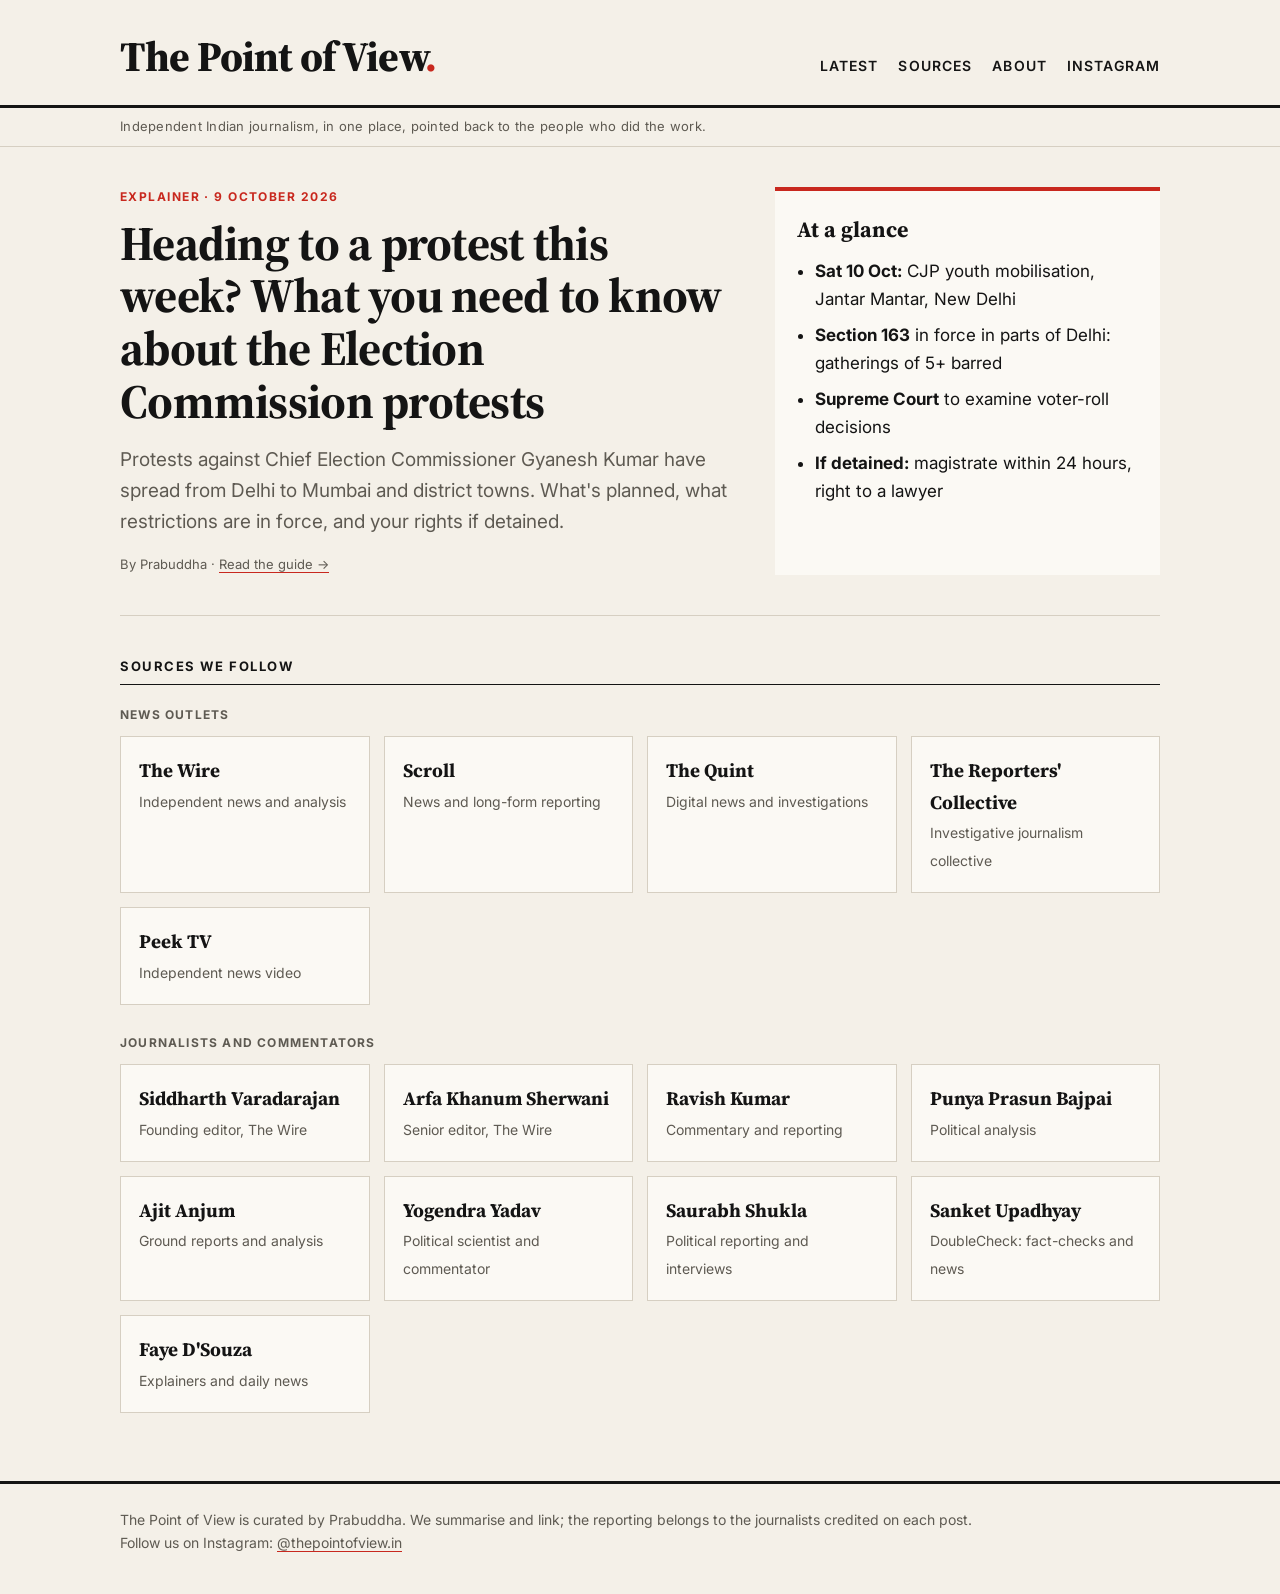
<file: index.html>
<!doctype html>
<html lang="en">
<head>
<meta charset="utf-8">
<meta name="viewport" content="width=device-width, initial-scale=1">
<title>The Point of View</title>
<meta name="description" content="Independent Indian journalism, curated and credited.">
<meta property="og:title" content="The Point of View">
<meta property="og:description" content="Independent Indian journalism, curated and credited.">
<meta property="og:type" content="website">
<link rel="preconnect" href="https://fonts.googleapis.com">
<link rel="preconnect" href="https://fonts.gstatic.com" crossorigin>
<link href="https://fonts.googleapis.com/css2?family=Inter:wght@400;600;700&family=Source+Serif+4:opsz,wght@8..60,600;8..60,800&display=swap" rel="stylesheet">
<link rel="stylesheet" href="style.css">
<link rel="icon" href="data:image/svg+xml,<svg xmlns='http://www.w3.org/2000/svg' viewBox='0 0 100 100'><rect width='100' height='100' fill='%23141414'/><circle cx='50' cy='50' r='18' fill='%23c8281e'/></svg>">
</head>
<body>
<header class="masthead"><div class="wrap">
<a class="logo" href="index.html">The Point of View<span>.</span></a>
<nav><a href="index.html">Latest</a><a href="index.html#sources">Sources</a><a href="about.html">About</a><a href="https://www.instagram.com/thepointofview.in/" target="_blank" rel="noopener">Instagram</a></nav>
</div></header>
<div class="tagline"><div class="wrap">Independent Indian journalism, in one place, pointed back to the people who did the work.</div></div>

<main class="wrap">
<section class="lead">
<div>
<div class="kicker">Explainer · 9 October 2026</div>
<h1><a href="posts/2026-10-09-election-commission-protests-guide.html">Heading to a protest this week? What you need to know about the Election Commission protests</a></h1>
<p class="dek">Protests against Chief Election Commissioner Gyanesh Kumar have spread from Delhi to Mumbai and district towns. What's planned, what restrictions are in force, and your rights if detained.</p>
<div class="byline">By Prabuddha · <a href="posts/2026-10-09-election-commission-protests-guide.html">Read the guide →</a></div>
</div>
<aside class="box">
<h2>At a glance</h2>
<ul>
<li><strong>Sat 10 Oct:</strong> CJP youth mobilisation, Jantar Mantar, New Delhi</li>
<li><strong>Section 163</strong> in force in parts of Delhi: gatherings of 5+ barred</li>
<li><strong>Supreme Court</strong> to examine voter-roll decisions</li>
<li><strong>If detained:</strong> magistrate within 24 hours, right to a lawyer</li>
</ul>
</aside>
</section>
<h2 class="section-title" id="sources">Sources we follow</h2>
<h3 class="sub-title">News outlets</h3>
<div class="sources">
<a class="source" href="https://thewire.in" target="_blank" rel="noopener"><strong>The Wire</strong><span>Independent news and analysis</span></a>
<a class="source" href="https://scroll.in" target="_blank" rel="noopener"><strong>Scroll</strong><span>News and long-form reporting</span></a>
<a class="source" href="https://www.thequint.com" target="_blank" rel="noopener"><strong>The Quint</strong><span>Digital news and investigations</span></a>
<a class="source" href="https://www.reporters-collective.in" target="_blank" rel="noopener"><strong>The Reporters' Collective</strong><span>Investigative journalism collective</span></a>
<a class="source" href="https://www.youtube.com/results?search_query=Peek+TV" target="_blank" rel="noopener"><strong>Peek TV</strong><span>Independent news video</span></a>
</div>
<h3 class="sub-title">Journalists and commentators</h3>
<div class="sources">
<a class="source" href="https://www.youtube.com/results?search_query=Siddharth+Varadarajan" target="_blank" rel="noopener"><strong>Siddharth Varadarajan</strong><span>Founding editor, The Wire</span></a>
<a class="source" href="https://www.youtube.com/results?search_query=Arfa+Khanum+Sherwani" target="_blank" rel="noopener"><strong>Arfa Khanum Sherwani</strong><span>Senior editor, The Wire</span></a>
<a class="source" href="https://www.youtube.com/results?search_query=Ravish+Kumar+Official" target="_blank" rel="noopener"><strong>Ravish Kumar</strong><span>Commentary and reporting</span></a>
<a class="source" href="https://www.youtube.com/results?search_query=Punya+Prasun+Bajpai" target="_blank" rel="noopener"><strong>Punya Prasun Bajpai</strong><span>Political analysis</span></a>
<a class="source" href="https://www.youtube.com/results?search_query=Ajit+Anjum" target="_blank" rel="noopener"><strong>Ajit Anjum</strong><span>Ground reports and analysis</span></a>
<a class="source" href="https://www.youtube.com/results?search_query=Yogendra+Yadav" target="_blank" rel="noopener"><strong>Yogendra Yadav</strong><span>Political scientist and commentator</span></a>
<a class="source" href="https://www.youtube.com/results?search_query=Saurabh+Shukla+journalist" target="_blank" rel="noopener"><strong>Saurabh Shukla</strong><span>Political reporting and interviews</span></a>
<a class="source" href="https://www.youtube.com/results?search_query=DoubleCheck+Sanket+Upadhyay" target="_blank" rel="noopener"><strong>Sanket Upadhyay</strong><span>DoubleCheck: fact-checks and news</span></a>
<a class="source" href="https://www.youtube.com/results?search_query=Faye+D%27Souza" target="_blank" rel="noopener"><strong>Faye D'Souza</strong><span>Explainers and daily news</span></a>
</div>
</main>
<footer><div class="wrap">The Point of View is curated by Prabuddha. We summarise and link; the reporting belongs to the journalists credited on each post.<br>Follow us on Instagram: <a href="https://www.instagram.com/thepointofview.in/" target="_blank" rel="noopener">@thepointofview.in</a></div></footer>
</body>
</html>
</file>
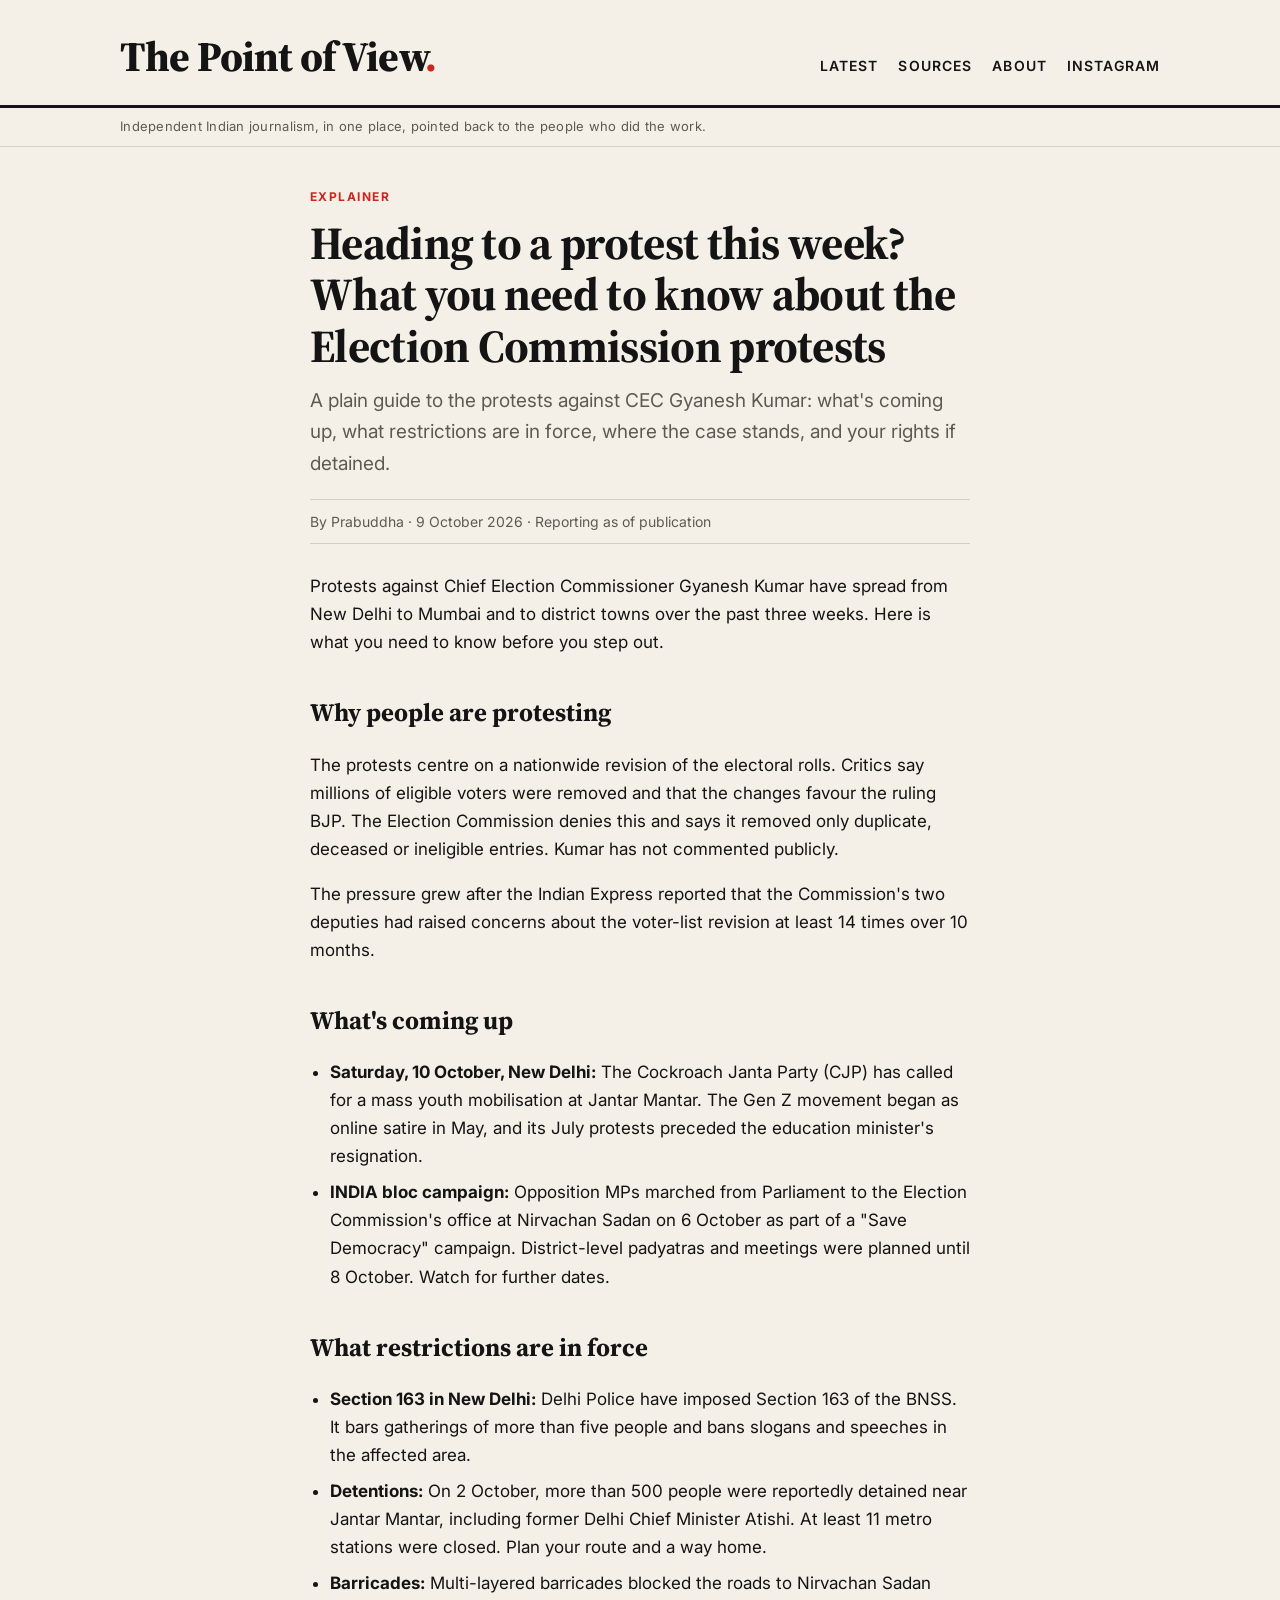
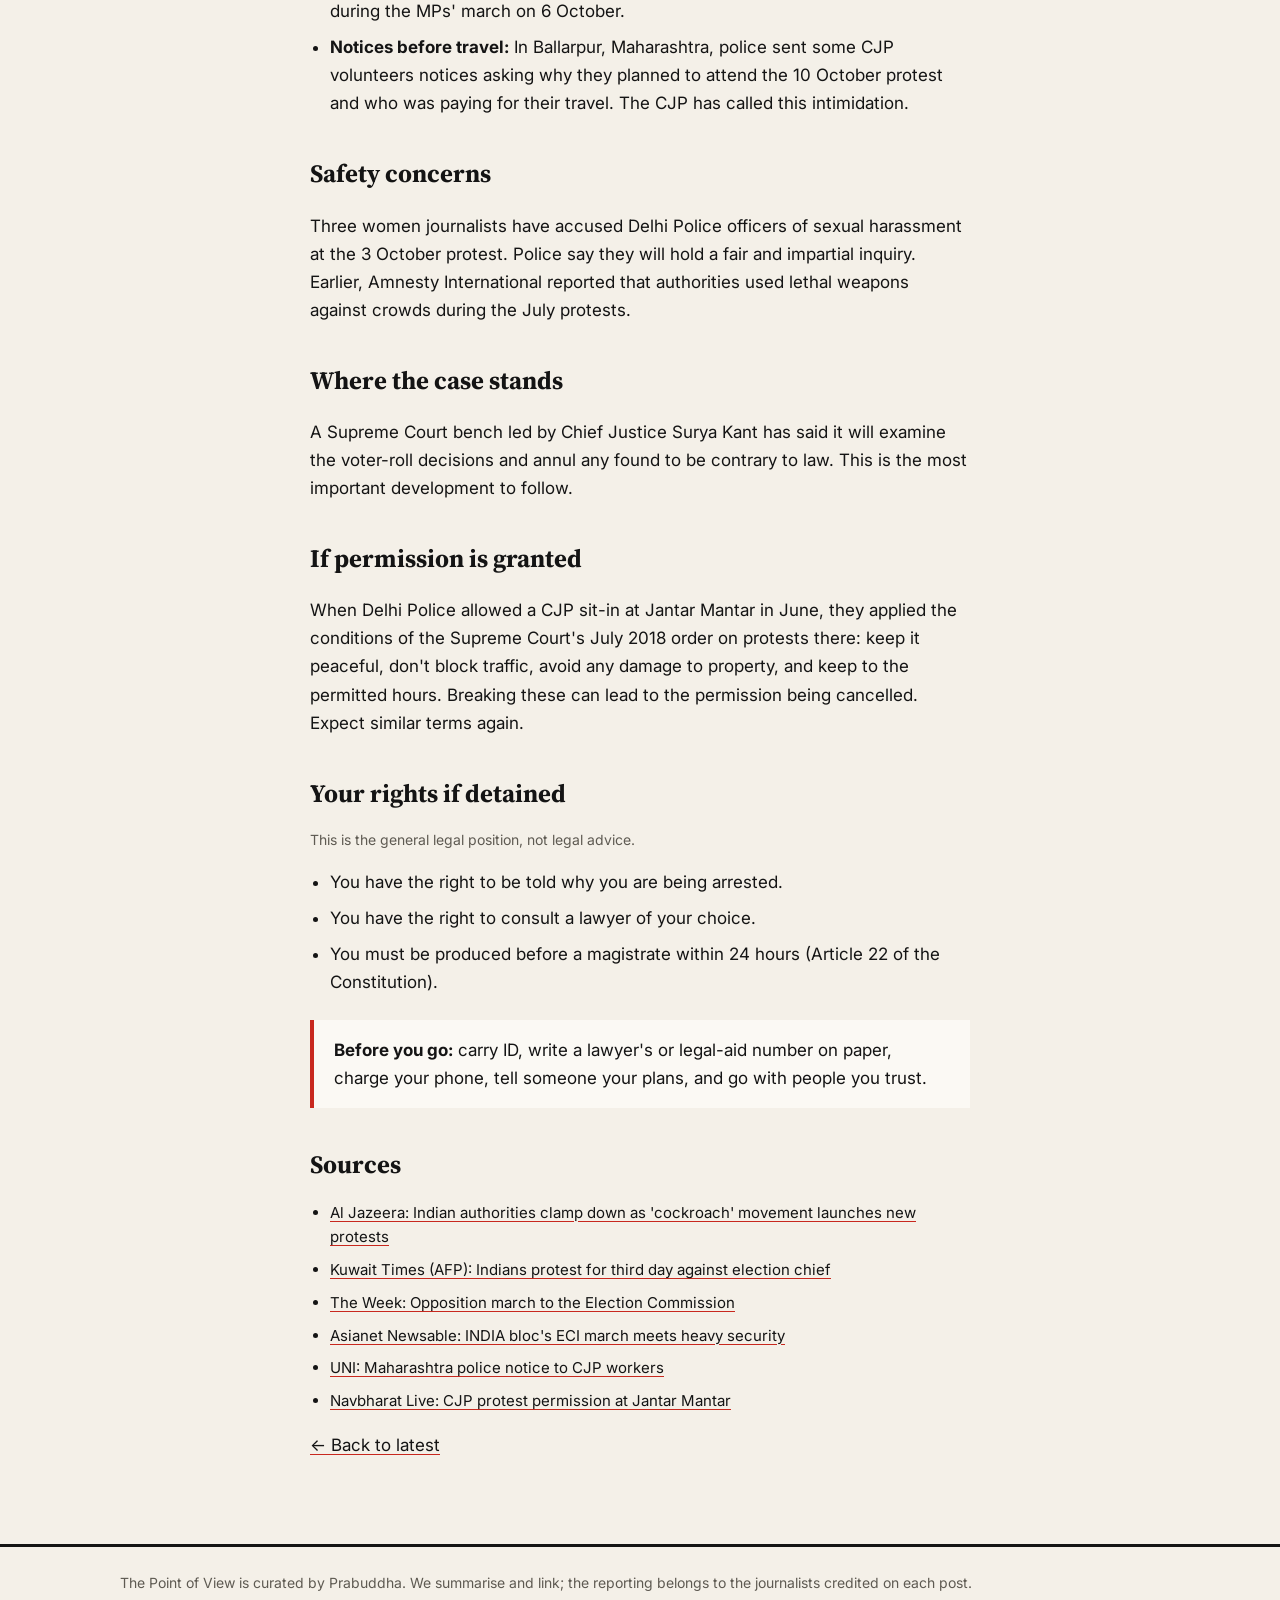
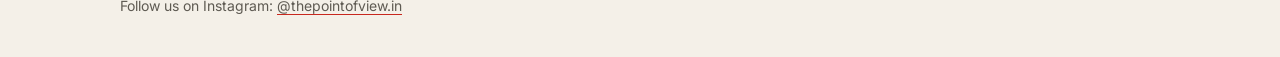
<file: 2026-10-09-election-commission-protests-guide.html>
<!doctype html>
<html lang="en">
<head>
<meta charset="utf-8">
<meta name="viewport" content="width=device-width, initial-scale=1">
<title>Heading to a protest this week? What you need to know about the Election Commission protests | The Point of View</title>
<meta name="description" content="A plain guide to the protests against CEC Gyanesh Kumar: what's coming up, what restrictions are in force, where the case stands, and your rights if detained.">
<meta property="og:title" content="Heading to a protest this week? What you need to know about the Election Commission protests | The Point of View">
<meta property="og:description" content="A plain guide to the protests against CEC Gyanesh Kumar: what's coming up, what restrictions are in force, where the case stands, and your rights if detained.">
<meta property="og:type" content="article">
<link rel="preconnect" href="https://fonts.googleapis.com">
<link rel="preconnect" href="https://fonts.gstatic.com" crossorigin>
<link href="https://fonts.googleapis.com/css2?family=Inter:wght@400;600;700&family=Source+Serif+4:opsz,wght@8..60,600;8..60,800&display=swap" rel="stylesheet">
<link rel="stylesheet" href="../style.css">
<link rel="icon" href="data:image/svg+xml,<svg xmlns='http://www.w3.org/2000/svg' viewBox='0 0 100 100'><rect width='100' height='100' fill='%23141414'/><circle cx='50' cy='50' r='18' fill='%23c8281e'/></svg>">
</head>
<body>
<header class="masthead"><div class="wrap">
<a class="logo" href="../index.html">The Point of View<span>.</span></a>
<nav><a href="../index.html">Latest</a><a href="../index.html#sources">Sources</a><a href="../about.html">About</a><a href="https://www.instagram.com/thepointofview.in/" target="_blank" rel="noopener">Instagram</a></nav>
</div></header>
<div class="tagline"><div class="wrap">Independent Indian journalism, in one place, pointed back to the people who did the work.</div></div>

<main class="wrap narrow">
<article>
<div class="kicker">Explainer</div>
<h1>Heading to a protest this week? What you need to know about the Election Commission protests</h1>
<p class="dek">A plain guide to the protests against CEC Gyanesh Kumar: what's coming up, what restrictions are in force, where the case stands, and your rights if detained.</p>
<div class="meta">By Prabuddha · 9 October 2026 · Reporting as of publication</div>

<p>Protests against Chief Election Commissioner Gyanesh Kumar have spread from New Delhi to Mumbai and to district towns over the past three weeks. Here is what you need to know before you step out.</p>

<h2>Why people are protesting</h2>
<p>The protests centre on a nationwide revision of the electoral rolls. Critics say millions of eligible voters were removed and that the changes favour the ruling BJP. The Election Commission denies this and says it removed only duplicate, deceased or ineligible entries. Kumar has not commented publicly.</p>
<p>The pressure grew after the Indian Express reported that the Commission's two deputies had raised concerns about the voter-list revision at least 14 times over 10 months.</p>

<h2>What's coming up</h2>
<ul>
<li><strong>Saturday, 10 October, New Delhi:</strong> The Cockroach Janta Party (CJP) has called for a mass youth mobilisation at Jantar Mantar. The Gen Z movement began as online satire in May, and its July protests preceded the education minister's resignation.</li>
<li><strong>INDIA bloc campaign:</strong> Opposition MPs marched from Parliament to the Election Commission's office at Nirvachan Sadan on 6 October as part of a "Save Democracy" campaign. District-level padyatras and meetings were planned until 8 October. Watch for further dates.</li>
</ul>

<h2>What restrictions are in force</h2>
<ul>
<li><strong>Section 163 in New Delhi:</strong> Delhi Police have imposed Section 163 of the BNSS. It bars gatherings of more than five people and bans slogans and speeches in the affected area.</li>
<li><strong>Detentions:</strong> On 2 October, more than 500 people were reportedly detained near Jantar Mantar, including former Delhi Chief Minister Atishi. At least 11 metro stations were closed. Plan your route and a way home.</li>
<li><strong>Barricades:</strong> Multi-layered barricades blocked the roads to Nirvachan Sadan during the MPs' march on 6 October.</li>
<li><strong>Notices before travel:</strong> In Ballarpur, Maharashtra, police sent some CJP volunteers notices asking why they planned to attend the 10 October protest and who was paying for their travel. The CJP has called this intimidation.</li>
</ul>

<h2>Safety concerns</h2>
<p>Three women journalists have accused Delhi Police officers of sexual harassment at the 3 October protest. Police say they will hold a fair and impartial inquiry. Earlier, Amnesty International reported that authorities used lethal weapons against crowds during the July protests.</p>

<h2>Where the case stands</h2>
<p>A Supreme Court bench led by Chief Justice Surya Kant has said it will examine the voter-roll decisions and annul any found to be contrary to law. This is the most important development to follow.</p>

<h2>If permission is granted</h2>
<p>When Delhi Police allowed a CJP sit-in at Jantar Mantar in June, they applied the conditions of the Supreme Court's July 2018 order on protests there: keep it peaceful, don't block traffic, avoid any damage to property, and keep to the permitted hours. Breaking these can lead to the permission being cancelled. Expect similar terms again.</p>

<h2>Your rights if detained</h2>
<p class="note">This is the general legal position, not legal advice.</p>
<ul>
<li>You have the right to be told why you are being arrested.</li>
<li>You have the right to consult a lawyer of your choice.</li>
<li>You must be produced before a magistrate within 24 hours (Article 22 of the Constitution).</li>
</ul>
<div class="callout"><strong>Before you go:</strong> carry ID, write a lawyer's or legal-aid number on paper, charge your phone, tell someone your plans, and go with people you trust.</div>

<h2>Sources</h2>
<ul class="source-list">
<li><a href="https://www.aljazeera.com/news/2026/10/2/indian-authorities-clamp-down-as-cockroach-movement-launches-new-protests" target="_blank" rel="noopener">Al Jazeera: Indian authorities clamp down as 'cockroach' movement launches new protests</a></li>
<li><a href="https://kuwaittimes.com/article/50916/world/indians-protest-for-third-day-against-election-chief/" target="_blank" rel="noopener">Kuwait Times (AFP): Indians protest for third day against election chief</a></li>
<li><a href="https://www.theweek.in/news/india/2026/10/06/opposition-march-election-commission-sir-row.html" target="_blank" rel="noopener">The Week: Opposition march to the Election Commission</a></li>
<li><a href="https://newsable.asianetnews.com/india/india-bloc-s-eci-protest-march-meets-heavy-security-in-delhi-articleshow-q4m5eqs" target="_blank" rel="noopener">Asianet Newsable: INDIA bloc's ECI march meets heavy security</a></li>
<li><a href="https://www.uniindia.com/west-india/admin-maha-police-notice-cjp/204955" target="_blank" rel="noopener">UNI: Maharashtra police notice to CJP workers</a></li>
<li><a href="https://navbharatlive.com/delhi/cockroach-janta-party-protest-permission-jantar-mantar-conditions-1779448.html" target="_blank" rel="noopener">Navbharat Live: CJP protest permission at Jantar Mantar</a></li>
</ul>
<p><a href="../index.html">← Back to latest</a></p>
</article>
</main>
<footer><div class="wrap">The Point of View is curated by Prabuddha. We summarise and link; the reporting belongs to the journalists credited on each post.<br>Follow us on Instagram: <a href="https://www.instagram.com/thepointofview.in/" target="_blank" rel="noopener">@thepointofview.in</a></div></footer>
</body>
</html>
</file>
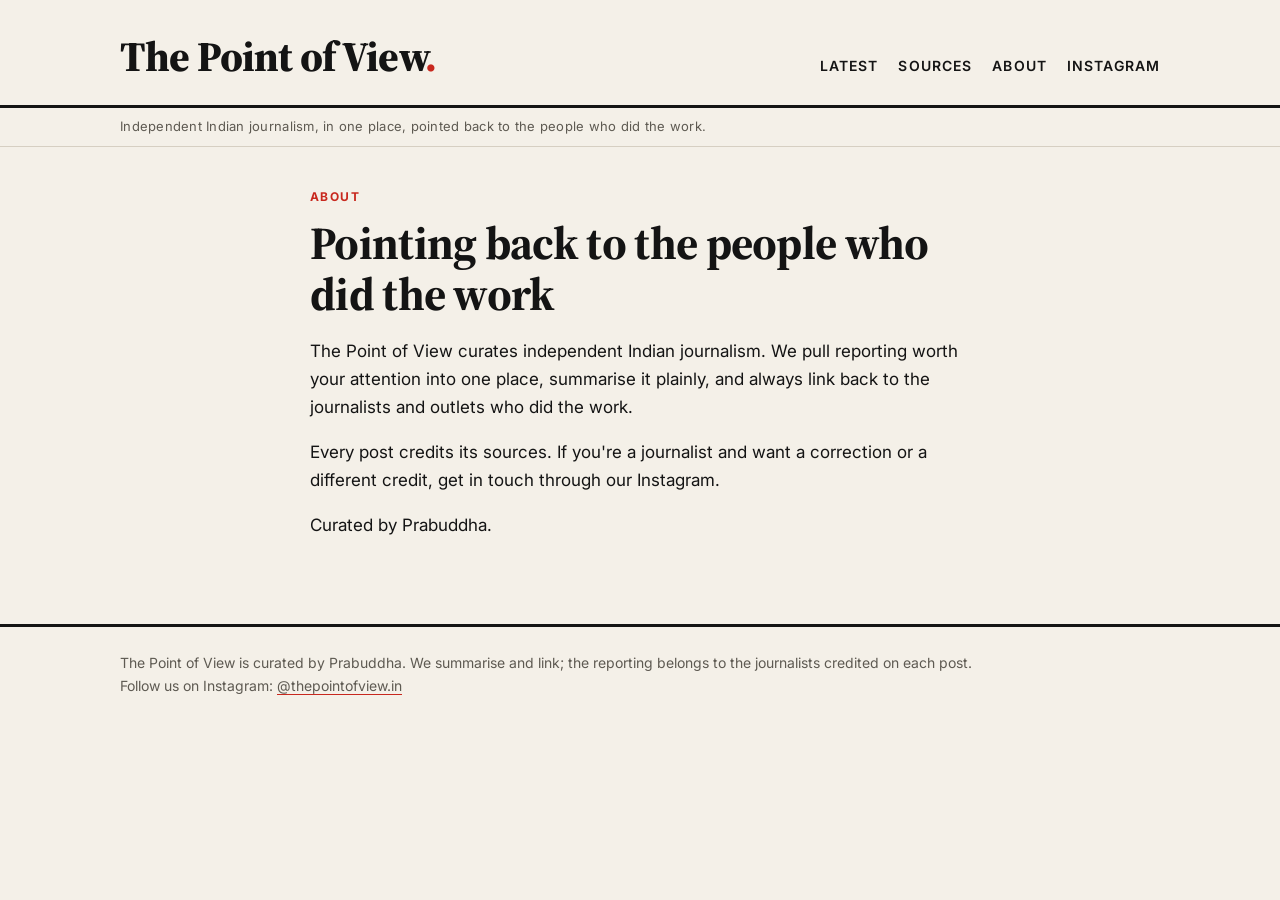
<file: about.html>
<!doctype html>
<html lang="en">
<head>
<meta charset="utf-8">
<meta name="viewport" content="width=device-width, initial-scale=1">
<title>About | The Point of View</title>
<meta name="description" content="About The Point of View.">
<meta property="og:title" content="About | The Point of View">
<meta property="og:description" content="About The Point of View.">
<meta property="og:type" content="website">
<link rel="preconnect" href="https://fonts.googleapis.com">
<link rel="preconnect" href="https://fonts.gstatic.com" crossorigin>
<link href="https://fonts.googleapis.com/css2?family=Inter:wght@400;600;700&family=Source+Serif+4:opsz,wght@8..60,600;8..60,800&display=swap" rel="stylesheet">
<link rel="stylesheet" href="style.css">
<link rel="icon" href="data:image/svg+xml,<svg xmlns='http://www.w3.org/2000/svg' viewBox='0 0 100 100'><rect width='100' height='100' fill='%23141414'/><circle cx='50' cy='50' r='18' fill='%23c8281e'/></svg>">
</head>
<body>
<header class="masthead"><div class="wrap">
<a class="logo" href="index.html">The Point of View<span>.</span></a>
<nav><a href="index.html">Latest</a><a href="index.html#sources">Sources</a><a href="about.html">About</a><a href="https://www.instagram.com/thepointofview.in/" target="_blank" rel="noopener">Instagram</a></nav>
</div></header>
<div class="tagline"><div class="wrap">Independent Indian journalism, in one place, pointed back to the people who did the work.</div></div>

<main class="wrap narrow"><article>
<div class="kicker">About</div>
<h1>Pointing back to the people who did the work</h1>
<p>The Point of View curates independent Indian journalism. We pull reporting worth your attention into one place, summarise it plainly, and always link back to the journalists and outlets who did the work.</p>
<p>Every post credits its sources. If you're a journalist and want a correction or a different credit, get in touch through our Instagram.</p>
<p>Curated by Prabuddha.</p>
</article></main>
<footer><div class="wrap">The Point of View is curated by Prabuddha. We summarise and link; the reporting belongs to the journalists credited on each post.<br>Follow us on Instagram: <a href="https://www.instagram.com/thepointofview.in/" target="_blank" rel="noopener">@thepointofview.in</a></div></footer>
</body>
</html>
</file>
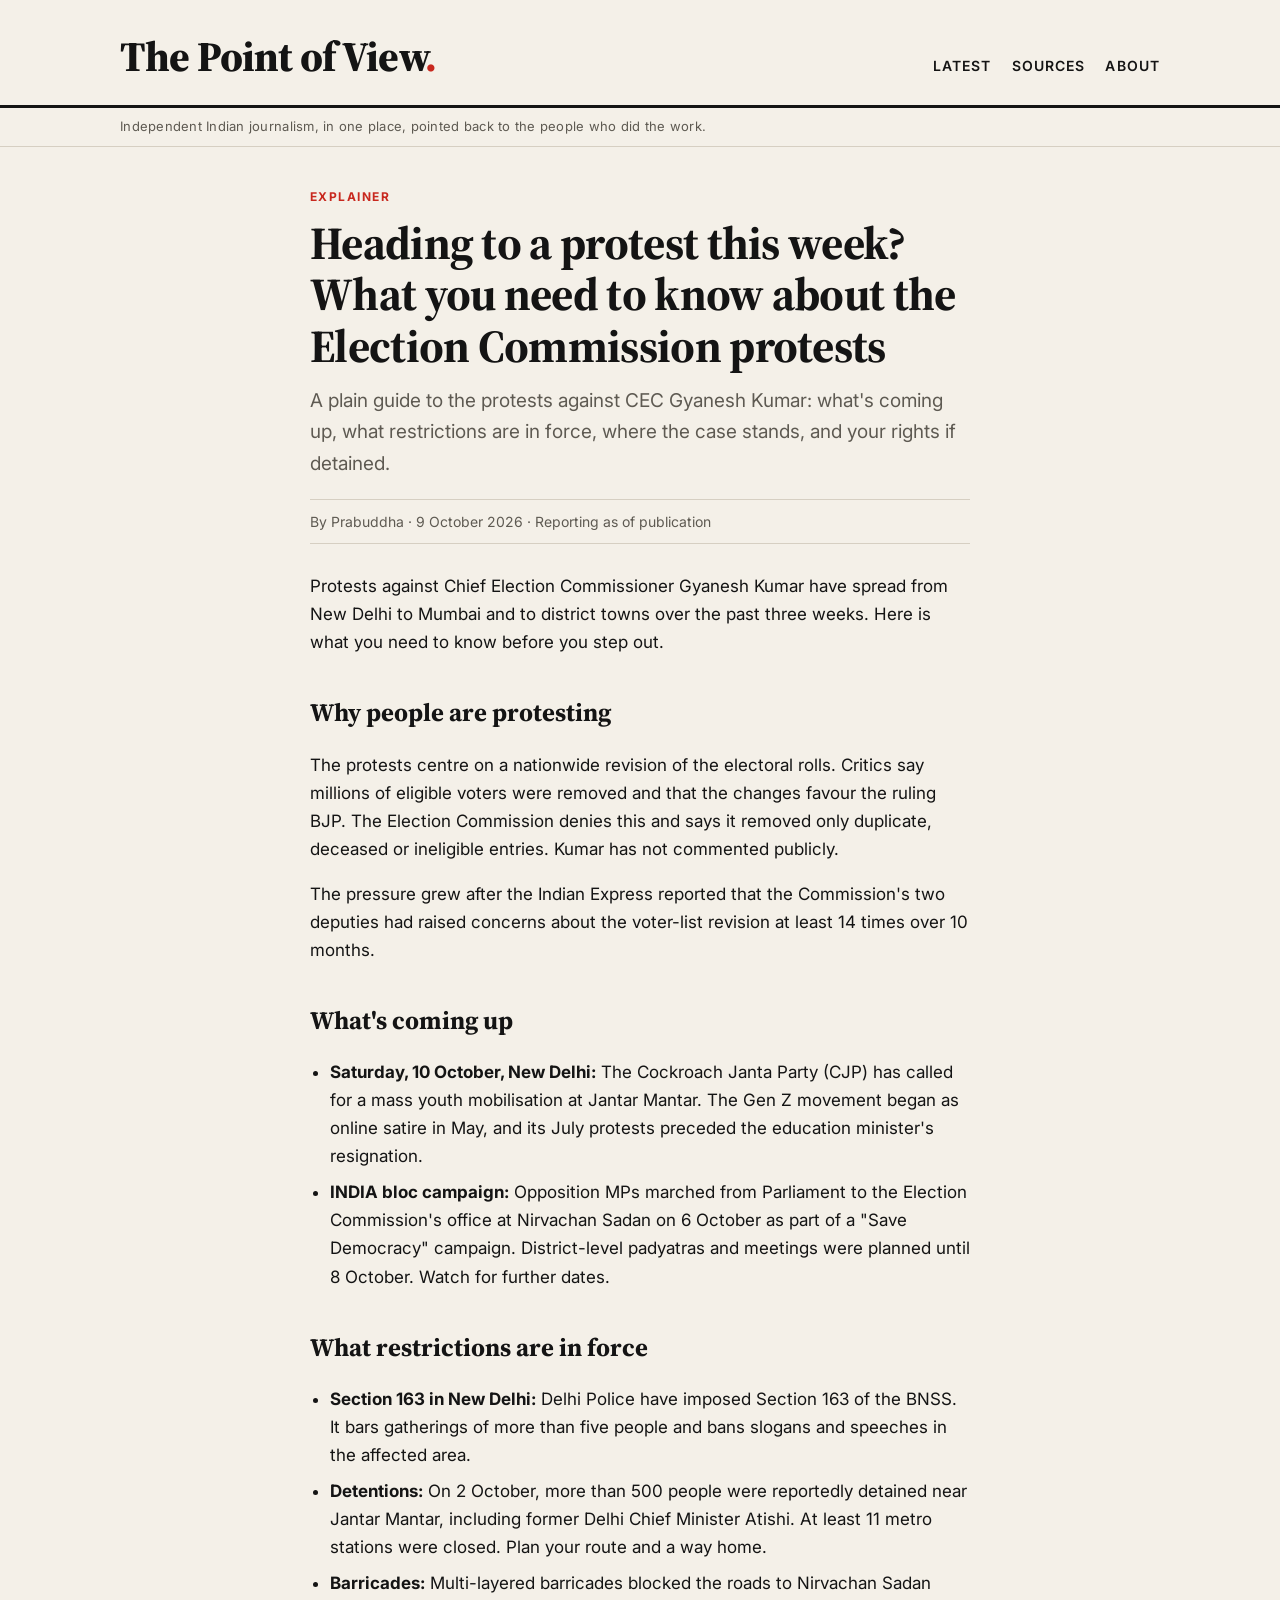
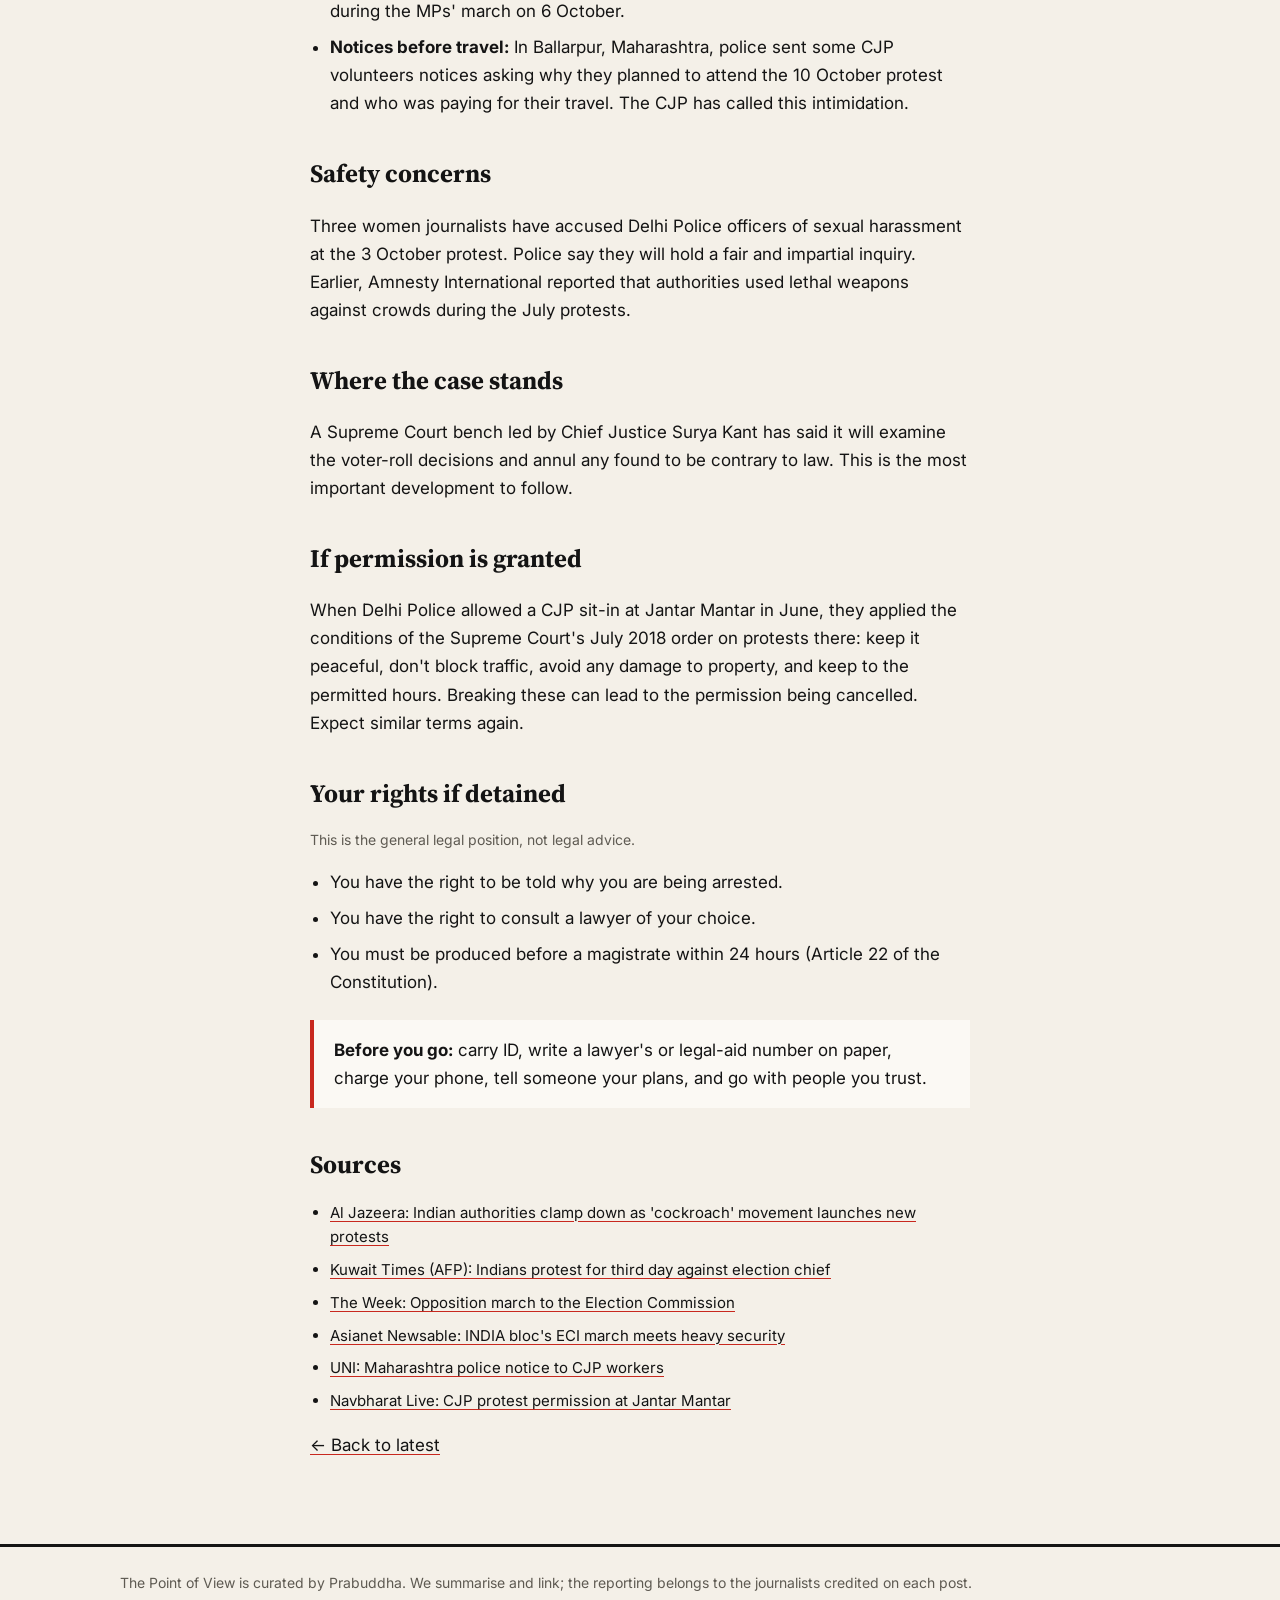
<file: posts/2026-10-09-election-commission-protests-guide.html>
<!doctype html>
<html lang="en">
<head>
<meta charset="utf-8">
<meta name="viewport" content="width=device-width, initial-scale=1">
<title>Heading to a protest this week? What you need to know about the Election Commission protests | The Point of View</title>
<meta name="description" content="A plain guide to the protests against CEC Gyanesh Kumar: what's coming up, what restrictions are in force, where the case stands, and your rights if detained.">
<meta property="og:title" content="Heading to a protest this week? What you need to know about the Election Commission protests | The Point of View">
<meta property="og:description" content="A plain guide to the protests against CEC Gyanesh Kumar: what's coming up, what restrictions are in force, where the case stands, and your rights if detained.">
<meta property="og:type" content="article">
<link rel="preconnect" href="https://fonts.googleapis.com">
<link rel="preconnect" href="https://fonts.gstatic.com" crossorigin>
<link href="https://fonts.googleapis.com/css2?family=Inter:wght@400;600;700&family=Source+Serif+4:opsz,wght@8..60,600;8..60,800&display=swap" rel="stylesheet">
<link rel="stylesheet" href="../style.css">
<link rel="icon" href="data:image/svg+xml,<svg xmlns='http://www.w3.org/2000/svg' viewBox='0 0 100 100'><rect width='100' height='100' fill='%23141414'/><circle cx='50' cy='50' r='18' fill='%23c8281e'/></svg>">
</head>
<body>
<header class="masthead"><div class="wrap">
<a class="logo" href="../index.html">The Point of View<span>.</span></a>
<nav><a href="../index.html">Latest</a><a href="../index.html#sources">Sources</a><a href="../about.html">About</a></nav>
</div></header>
<div class="tagline"><div class="wrap">Independent Indian journalism, in one place, pointed back to the people who did the work.</div></div>

<main class="wrap narrow">
<article>
<div class="kicker">Explainer</div>
<h1>Heading to a protest this week? What you need to know about the Election Commission protests</h1>
<p class="dek">A plain guide to the protests against CEC Gyanesh Kumar: what's coming up, what restrictions are in force, where the case stands, and your rights if detained.</p>
<div class="meta">By Prabuddha · 9 October 2026 · Reporting as of publication</div>

<p>Protests against Chief Election Commissioner Gyanesh Kumar have spread from New Delhi to Mumbai and to district towns over the past three weeks. Here is what you need to know before you step out.</p>

<h2>Why people are protesting</h2>
<p>The protests centre on a nationwide revision of the electoral rolls. Critics say millions of eligible voters were removed and that the changes favour the ruling BJP. The Election Commission denies this and says it removed only duplicate, deceased or ineligible entries. Kumar has not commented publicly.</p>
<p>The pressure grew after the Indian Express reported that the Commission's two deputies had raised concerns about the voter-list revision at least 14 times over 10 months.</p>

<h2>What's coming up</h2>
<ul>
<li><strong>Saturday, 10 October, New Delhi:</strong> The Cockroach Janta Party (CJP) has called for a mass youth mobilisation at Jantar Mantar. The Gen Z movement began as online satire in May, and its July protests preceded the education minister's resignation.</li>
<li><strong>INDIA bloc campaign:</strong> Opposition MPs marched from Parliament to the Election Commission's office at Nirvachan Sadan on 6 October as part of a "Save Democracy" campaign. District-level padyatras and meetings were planned until 8 October. Watch for further dates.</li>
</ul>

<h2>What restrictions are in force</h2>
<ul>
<li><strong>Section 163 in New Delhi:</strong> Delhi Police have imposed Section 163 of the BNSS. It bars gatherings of more than five people and bans slogans and speeches in the affected area.</li>
<li><strong>Detentions:</strong> On 2 October, more than 500 people were reportedly detained near Jantar Mantar, including former Delhi Chief Minister Atishi. At least 11 metro stations were closed. Plan your route and a way home.</li>
<li><strong>Barricades:</strong> Multi-layered barricades blocked the roads to Nirvachan Sadan during the MPs' march on 6 October.</li>
<li><strong>Notices before travel:</strong> In Ballarpur, Maharashtra, police sent some CJP volunteers notices asking why they planned to attend the 10 October protest and who was paying for their travel. The CJP has called this intimidation.</li>
</ul>

<h2>Safety concerns</h2>
<p>Three women journalists have accused Delhi Police officers of sexual harassment at the 3 October protest. Police say they will hold a fair and impartial inquiry. Earlier, Amnesty International reported that authorities used lethal weapons against crowds during the July protests.</p>

<h2>Where the case stands</h2>
<p>A Supreme Court bench led by Chief Justice Surya Kant has said it will examine the voter-roll decisions and annul any found to be contrary to law. This is the most important development to follow.</p>

<h2>If permission is granted</h2>
<p>When Delhi Police allowed a CJP sit-in at Jantar Mantar in June, they applied the conditions of the Supreme Court's July 2018 order on protests there: keep it peaceful, don't block traffic, avoid any damage to property, and keep to the permitted hours. Breaking these can lead to the permission being cancelled. Expect similar terms again.</p>

<h2>Your rights if detained</h2>
<p class="note">This is the general legal position, not legal advice.</p>
<ul>
<li>You have the right to be told why you are being arrested.</li>
<li>You have the right to consult a lawyer of your choice.</li>
<li>You must be produced before a magistrate within 24 hours (Article 22 of the Constitution).</li>
</ul>
<div class="callout"><strong>Before you go:</strong> carry ID, write a lawyer's or legal-aid number on paper, charge your phone, tell someone your plans, and go with people you trust.</div>

<h2>Sources</h2>
<ul class="source-list">
<li><a href="https://www.aljazeera.com/news/2026/10/2/indian-authorities-clamp-down-as-cockroach-movement-launches-new-protests" target="_blank" rel="noopener">Al Jazeera: Indian authorities clamp down as 'cockroach' movement launches new protests</a></li>
<li><a href="https://kuwaittimes.com/article/50916/world/indians-protest-for-third-day-against-election-chief/" target="_blank" rel="noopener">Kuwait Times (AFP): Indians protest for third day against election chief</a></li>
<li><a href="https://www.theweek.in/news/india/2026/10/06/opposition-march-election-commission-sir-row.html" target="_blank" rel="noopener">The Week: Opposition march to the Election Commission</a></li>
<li><a href="https://newsable.asianetnews.com/india/india-bloc-s-eci-protest-march-meets-heavy-security-in-delhi-articleshow-q4m5eqs" target="_blank" rel="noopener">Asianet Newsable: INDIA bloc's ECI march meets heavy security</a></li>
<li><a href="https://www.uniindia.com/west-india/admin-maha-police-notice-cjp/204955" target="_blank" rel="noopener">UNI: Maharashtra police notice to CJP workers</a></li>
<li><a href="https://navbharatlive.com/delhi/cockroach-janta-party-protest-permission-jantar-mantar-conditions-1779448.html" target="_blank" rel="noopener">Navbharat Live: CJP protest permission at Jantar Mantar</a></li>
</ul>
<p><a href="../index.html">← Back to latest</a></p>
</article>
</main>
<footer><div class="wrap">The Point of View is curated by Prabuddha. We summarise and link; the reporting belongs to the journalists credited on each post.</div></footer>
</body>
</html>
</file>
<file: style.css>
:root {
  --ink: #141414;
  --paper: #f4f0e8;
  --red: #c8281e;
  --muted: #5e5a52;
  --rule: #d6cfc2;
  --card: #fbf9f4;
  --serif: "Source Serif 4", Georgia, serif;
  --sans: "Inter", system-ui, -apple-system, sans-serif;
}
@media (prefers-color-scheme: dark) {
  :root { --ink: #ece7dd; --paper: #121110; --muted: #a39d91; --rule: #2e2b27; --card: #1a1917; --red: #e5483d; }
}
* { box-sizing: border-box; }
body { margin: 0; background: var(--paper); color: var(--ink); font-family: var(--sans); font-size: 17px; line-height: 1.65; }
a { color: inherit; text-decoration-color: var(--red); text-underline-offset: 3px; }
a:hover { color: var(--red); }
.wrap { max-width: 1080px; margin: 0 auto; padding: 0 20px; }
.narrow { max-width: 700px; }

/* masthead */
.masthead { border-bottom: 3px solid var(--ink); padding: 22px 0 14px; }
.masthead .wrap { display: flex; align-items: baseline; justify-content: space-between; gap: 16px; flex-wrap: wrap; }
.logo { font-family: var(--serif); font-weight: 800; font-size: clamp(28px, 5vw, 42px); letter-spacing: -0.02em; text-decoration: none; }
.logo span { color: var(--red); }
nav a { font-size: 14px; font-weight: 600; text-transform: uppercase; letter-spacing: 0.08em; text-decoration: none; margin-left: 20px; }
nav a:first-child { margin-left: 0; }
.tagline { border-bottom: 1px solid var(--rule); font-size: 13px; color: var(--muted); padding: 8px 0; letter-spacing: 0.02em; }

/* home */
.lead { display: grid; grid-template-columns: 1.6fr 1fr; gap: 40px; padding: 40px 0; border-bottom: 1px solid var(--rule); }
.kicker { font-size: 12px; font-weight: 700; text-transform: uppercase; letter-spacing: 0.12em; color: var(--red); }
.lead h1 { font-family: var(--serif); font-size: clamp(30px, 4.5vw, 48px); line-height: 1.1; margin: 10px 0 16px; letter-spacing: -0.015em; }
.lead h1 a { text-decoration: none; }
.dek { font-size: 19px; color: var(--muted); margin: 0 0 16px; }
.byline { font-size: 13px; color: var(--muted); }
.box { background: var(--card); border-top: 4px solid var(--red); padding: 20px 22px; }
.box h2 { font-family: var(--serif); font-size: 22px; margin: 0 0 10px; }
.box ul { margin: 0; padding-left: 18px; }
.box li { margin-bottom: 8px; }
.section-title { font-size: 13px; font-weight: 700; text-transform: uppercase; letter-spacing: 0.12em; border-bottom: 1px solid var(--ink); padding-bottom: 6px; margin: 40px 0 20px; }
.sources { display: grid; grid-template-columns: repeat(4, 1fr); gap: 14px; padding-bottom: 20px; }
.source { background: var(--card); padding: 18px; border: 1px solid var(--rule); text-decoration: none; display: block; }
.source strong { font-family: var(--serif); font-size: 19px; display: block; }
.source span { font-size: 14px; color: var(--muted); }

.sub-title { font-size: 12px; font-weight: 700; text-transform: uppercase; letter-spacing: 0.1em; color: var(--muted); margin: 8px 0 12px; }

/* article */
article { padding: 40px 0 20px; }
article h1 { font-family: var(--serif); font-size: clamp(30px, 5vw, 46px); line-height: 1.12; margin: 10px 0 14px; letter-spacing: -0.015em; }
article h2 { font-family: var(--serif); font-size: 25px; margin: 36px 0 8px; }
article ul { padding-left: 20px; }
article li { margin-bottom: 8px; }
.meta { border-top: 1px solid var(--rule); border-bottom: 1px solid var(--rule); padding: 10px 0; margin: 20px 0 28px; font-size: 14px; color: var(--muted); }
.callout { background: var(--card); border-left: 4px solid var(--red); padding: 16px 20px; margin: 24px 0; }
.note { font-size: 14px; color: var(--muted); }
.source-list { font-size: 15px; }

footer { border-top: 3px solid var(--ink); margin-top: 48px; padding: 24px 0 40px; font-size: 14px; color: var(--muted); }

@media (max-width: 960px) { .sources { grid-template-columns: repeat(2, 1fr); } }
@media (max-width: 760px) {
  .lead { grid-template-columns: 1fr; gap: 24px; }
  .sources { grid-template-columns: 1fr; }
  nav a { margin-left: 14px; }
}
</file>
